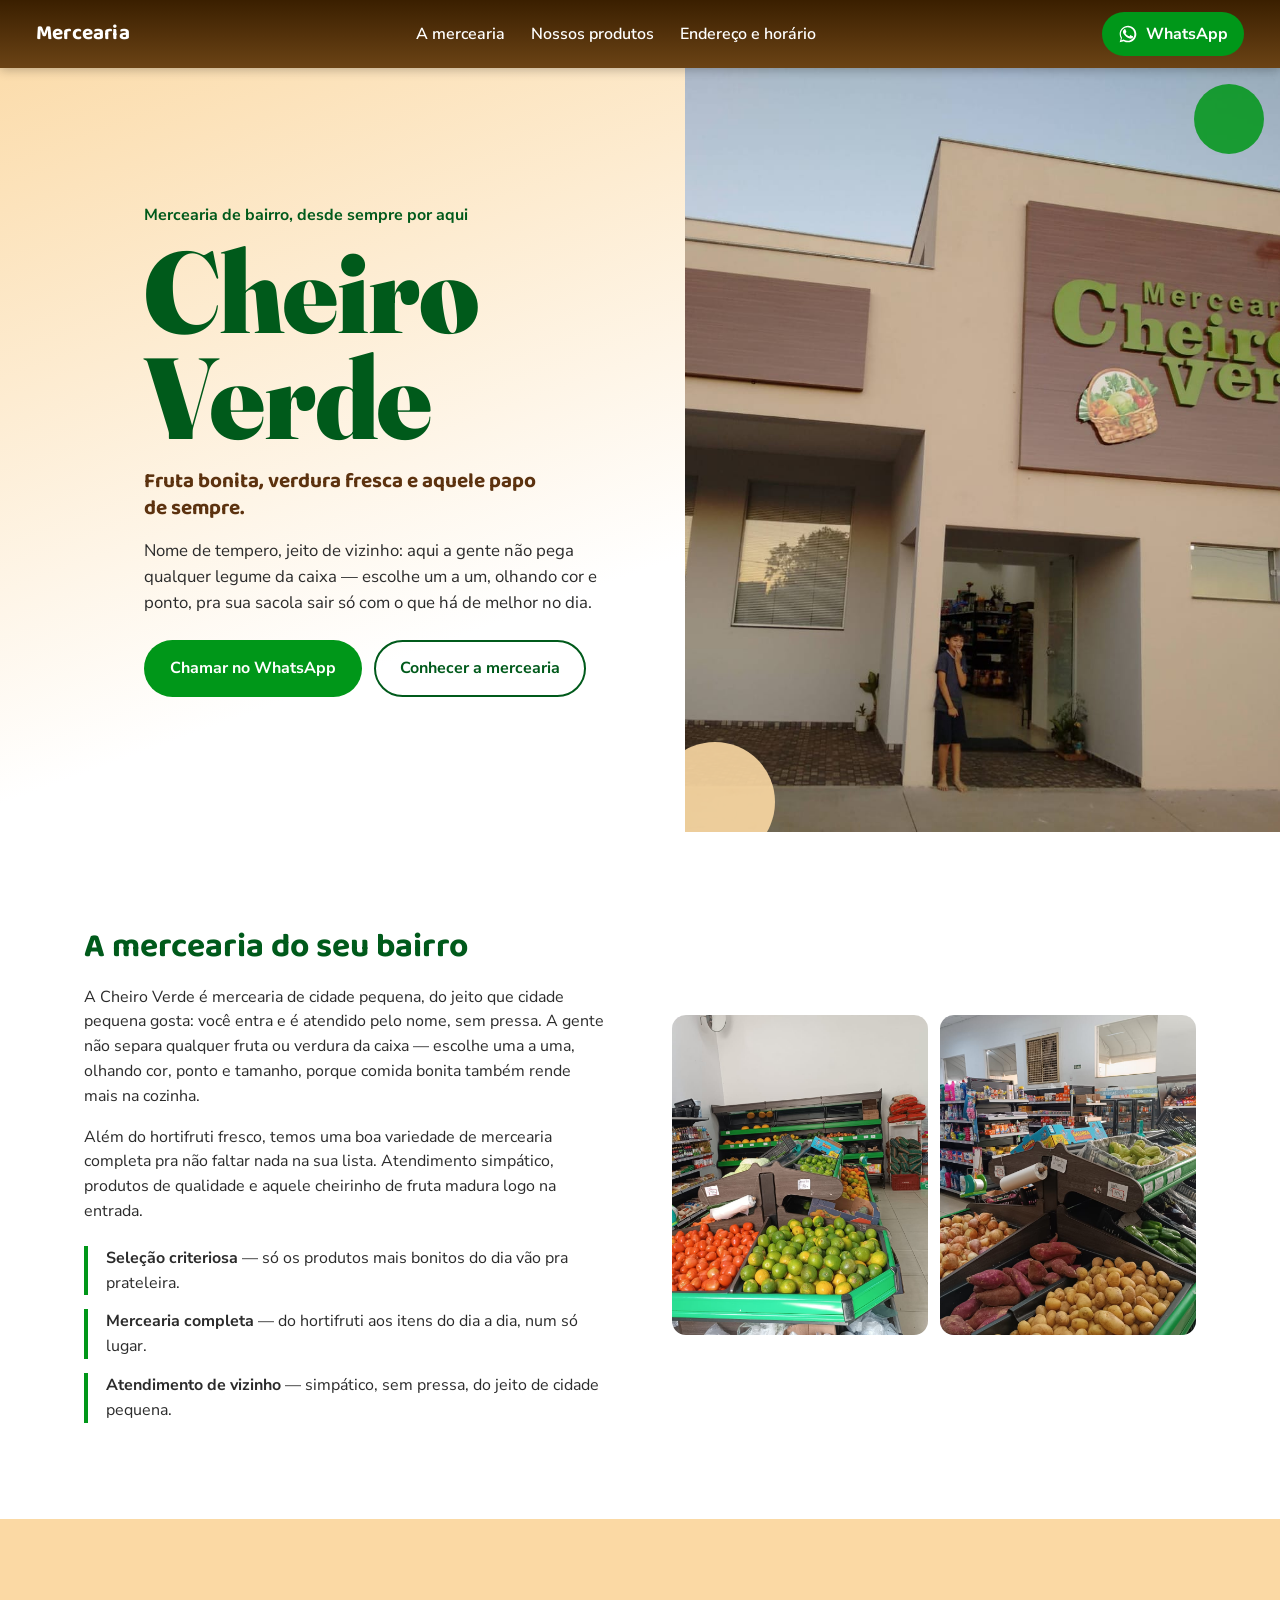
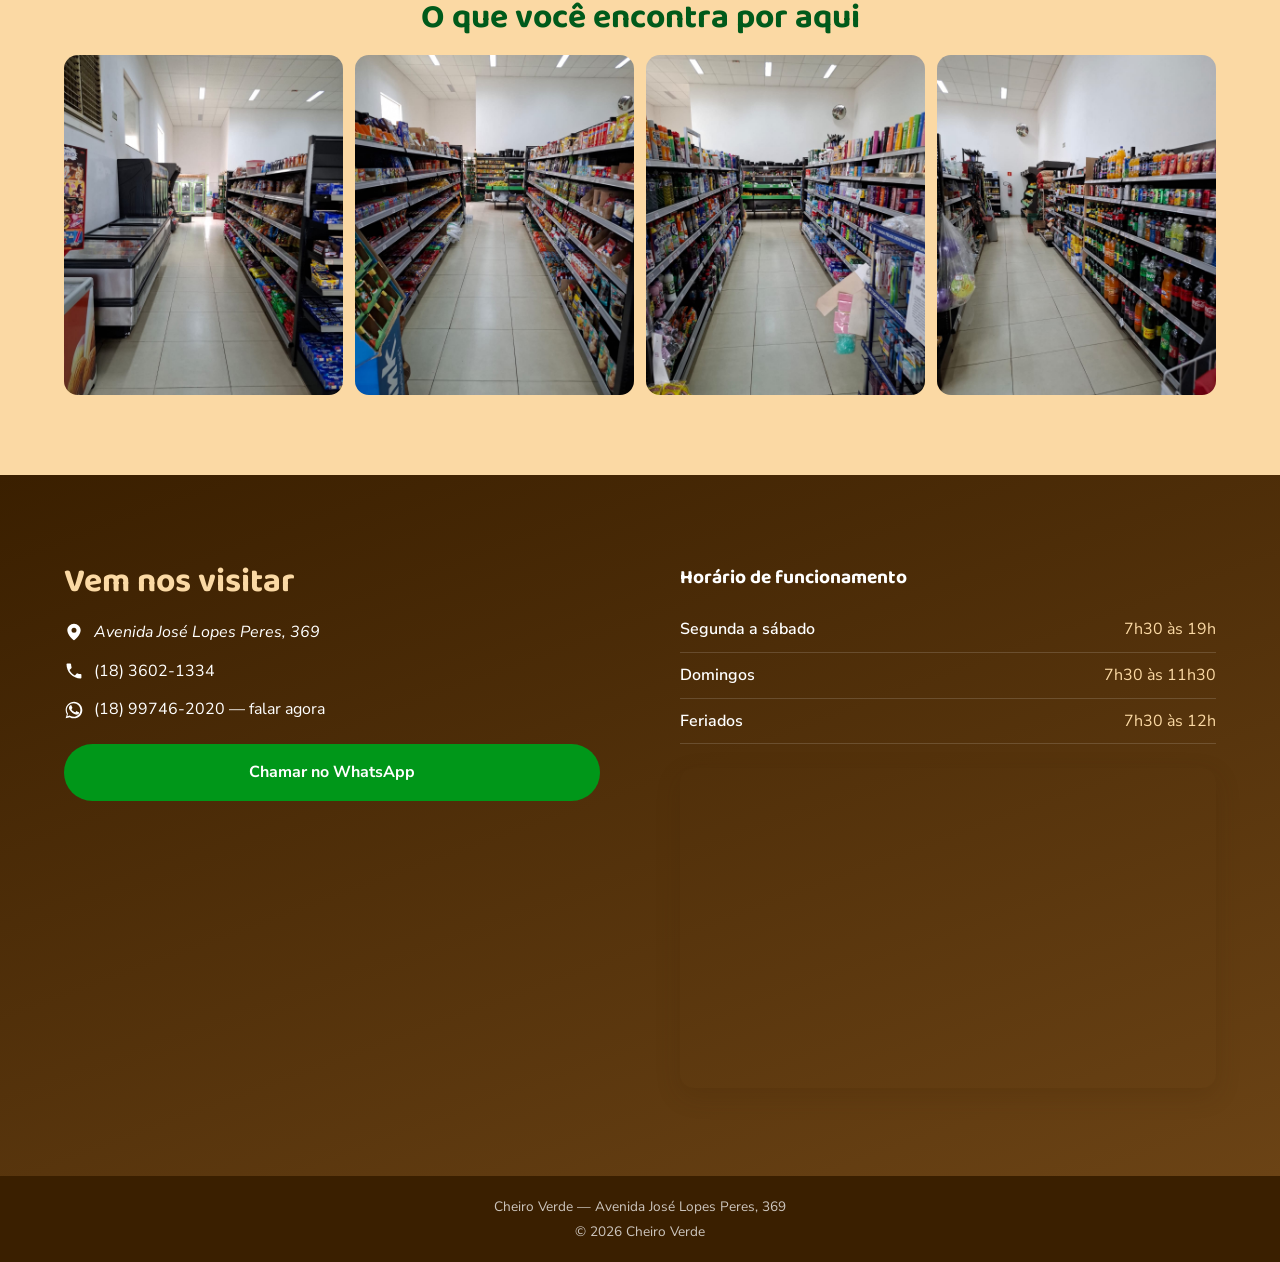
<file: index.html>
<!DOCTYPE html>
<html lang="pt-BR">
<head>
  <meta charset="UTF-8">
  <meta name="viewport" content="width=device-width, initial-scale=1.0">

  <title>Cheiro Verde | Mercearia em Avenida José Lopes Peres, 369</title>
  <meta name="description" content="Mercearia Cheiro Verde: frutas, verduras e legumes escolhidos um a um, mercearia completa e atendimento de vizinho. Aberta todos os dias na Avenida José Lopes Peres, 369.">

  <!-- Open Graph: como o link aparece quando compartilhado no WhatsApp/redes -->
  <!-- TROCAR: idealmente uma foto real da fachada ou do hortifruti, formato paisagem (1200x630) -->
  <meta property="og:title" content="Cheiro Verde — Mercearia">
  <meta property="og:description" content="Frutas e verduras escolhidas uma a uma, mercearia completa e atendimento de vizinho.">
  <meta property="og:image" content="https://images.unsplash.com/photo-1757627550652-30788bfce978?auto=format&fit=crop&w=1200&q=80">
  <meta property="og:type" content="website">

  <link rel="icon" type="image/svg+xml" href="favicon.svg">

  <!-- Fraunces: serifada clássica e robusta, usada só no nome "Cheiro Verde" -->
  <!-- Baloo 2: fonte redonda usada em títulos de seção e na frase de efeito -->
  <!-- Nunito Sans: texto corrido, legível e com o mesmo espírito acolhedor -->
  <link rel="preconnect" href="https://fonts.googleapis.com">
  <link rel="preconnect" href="https://fonts.gstatic.com" crossorigin>
  <link href="https://fonts.googleapis.com/css2?family=Fraunces:opsz,wght@9..144,600;9..144,700;9..144,900&family=Baloo+2:wght@500;600;700;800&family=Nunito+Sans:ital,opsz,wght@0,6..12,400;0,6..12,600;0,6..12,700;1,6..12,400&display=swap" rel="stylesheet">

  <link rel="stylesheet" href="style_oficial.css">
</head>
<body>

  <!--
    IMAGENS PROVISÓRIAS — 7 no total, todas marcadas com "TROCAR" no código:
    1. og:image (no <head>)         — capa ao compartilhar o link
    2. hero__figure                  — foto grande da direita, primeira coisa que aparece
    3 e 4. sobre__fotos (2 fotos)     — ao lado do texto "A mercearia do seu bairro"
    5, 6 e 7. galeria (3 fotos)       — seção "O que você encontra por aqui"
    Basta trocar o valor de src="..." pelo caminho da foto real (ex: "fotos/fachada.jpg")
    e ajustar o alt="..." pra descrever a foto nova.
  -->

  <!-- BARRA FIXA: nome + WhatsApp sempre visíveis, como pedido -->
  <header class="topbar" id="topbar">
    <div class="topbar__inner">
      <a href="#topo" class="topbar__brand">Mercearia</a>

      <nav class="topbar__nav" id="menu" data-open="false">
        <a href="#sobre" class="topbar__link">A mercearia</a>
        <a href="#fotos" class="topbar__link">Nossos produtos</a>
        <a href="#contato" class="topbar__link">Endereço e horário</a>
        <a
          class="topbar__whats topbar__whats--menu"
          href="https://wa.me/5518997462020?text=Ol%C3%A1%2C%20vi%20seu%20site%20e%20gostaria%20de%20falar"
          target="_blank"
          rel="noopener"
        >
          <svg viewBox="0 0 24 24" class="icon-whats" aria-hidden="true"><path d="M17.47 14.38c-.3-.15-1.77-.87-2.04-.97-.27-.1-.47-.15-.67.15-.2.3-.77.97-.94 1.17-.17.2-.35.22-.65.07-.3-.15-1.26-.46-2.4-1.48-.89-.79-1.48-1.76-1.66-2.06-.17-.3-.02-.46.13-.61.14-.14.3-.35.45-.52.15-.17.2-.3.3-.5.1-.2.05-.37-.02-.52-.07-.15-.67-1.6-.91-2.2-.24-.58-.49-.5-.67-.5-.17-.01-.37-.01-.57-.01s-.52.07-.8.37c-.27.3-1.04 1.02-1.04 2.47 0 1.46 1.06 2.87 1.21 3.07.15.2 2.09 3.2 5.08 4.48.71.31 1.26.49 1.69.63.71.22 1.35.19 1.86.12.57-.09 1.77-.72 2.02-1.42.25-.7.25-1.29.17-1.42-.07-.12-.27-.2-.57-.35z"/><path d="M12.02 2C6.5 2 2 6.48 2 12c0 1.85.51 3.65 1.47 5.22L2 22l4.9-1.44A9.96 9.96 0 0 0 12.02 22C17.55 22 22 17.52 22 12S17.55 2 12.02 2Zm0 18.13c-1.7 0-3.36-.46-4.8-1.32l-.34-.2-2.9.85.86-2.83-.22-.35a8.1 8.1 0 0 1-1.24-4.28c0-4.5 3.66-8.15 8.16-8.15 4.49 0 8.15 3.65 8.15 8.15 0 4.5-3.66 8.13-8.15 8.13Z"/></svg>
          <span>(18) 99746-2020</span>
        </a>
      </nav>

      <button class="topbar__toggle" id="menuToggle" aria-controls="menu" aria-expanded="false" aria-label="Abrir menu">
        <span></span><span></span><span></span>
      </button>

      <a
        class="topbar__whats topbar__whats--bar"
        href="https://wa.me/5518997462020?text=Ol%C3%A1%2C%20vi%20seu%20site%20e%20gostaria%20de%20falar"
        target="_blank"
        rel="noopener"
        aria-label="Chamar a Cheiro Verde no WhatsApp"
      >
        <svg viewBox="0 0 24 24" class="icon-whats" aria-hidden="true"><path d="M17.47 14.38c-.3-.15-1.77-.87-2.04-.97-.27-.1-.47-.15-.67.15-.2.3-.77.97-.94 1.17-.17.2-.35.22-.65.07-.3-.15-1.26-.46-2.4-1.48-.89-.79-1.48-1.76-1.66-2.06-.17-.3-.02-.46.13-.61.14-.14.3-.35.45-.52.15-.17.2-.3.3-.5.1-.2.05-.37-.02-.52-.07-.15-.67-1.6-.91-2.2-.24-.58-.49-.5-.67-.5-.17-.01-.37-.01-.57-.01s-.52.07-.8.37c-.27.3-1.04 1.02-1.04 2.47 0 1.46 1.06 2.87 1.21 3.07.15.2 2.09 3.2 5.08 4.48.71.31 1.26.49 1.69.63.71.22 1.35.19 1.86.12.57-.09 1.77-.72 2.02-1.42.25-.7.25-1.29.17-1.42-.07-.12-.27-.2-.57-.35z"/><path d="M12.02 2C6.5 2 2 6.48 2 12c0 1.85.51 3.65 1.47 5.22L2 22l4.9-1.44A9.96 9.96 0 0 0 12.02 22C17.55 22 22 17.52 22 12S17.55 2 12.02 2Zm0 18.13c-1.7 0-3.36-.46-4.8-1.32l-.34-.2-2.9.85.86-2.83-.22-.35a8.1 8.1 0 0 1-1.24-4.28c0-4.5 3.66-8.15 8.16-8.15 4.49 0 8.15 3.65 8.15 8.15 0 4.5-3.66 8.13-8.15 8.13Z"/></svg>
        <span>WhatsApp</span>
      </a>
    </div>
  </header>

  <main id="topo">

    <!-- HERO: logo grande à esquerda / foto de hortifruti à direita, conforme pedido -->
    <section class="hero">
      <div class="hero__text">
        <p class="hero__kicker">Mercearia de bairro, desde sempre por aqui</p>
        <h1 class="hero__brand">Cheiro<br>Verde</h1>
        <p class="hero__title">
          Fruta bonita, verdura fresca e aquele papo de sempre.
        </p>
        <p class="hero__lede">
          Nome de tempero, jeito de vizinho: aqui a gente não pega qualquer legume da caixa —
          escolhe um a um, olhando cor e ponto, pra sua sacola sair só com o que há de melhor no dia.
        </p>
        <div class="hero__actions">
          <a class="btn btn--primary" href="https://wa.me/5518997462020?text=Ol%C3%A1%2C%20vi%20seu%20site%20e%20gostaria%20de%20falar" target="_blank" rel="noopener">
            Chamar no WhatsApp
          </a>
          <a class="btn btn--ghost" href="#sobre">Conhecer a mercearia</a>
        </div>
      </div>

      <div class="hero__figure">
        <!-- TROCAR: foto real de hortifruti/vitrine da Cheiro Verde (formato retrato, ela ocupa toda a coluna direita) -->
        <img
          src="imagens-quitanda/fachada.jpeg"
          alt="fachada da Mercearia Cheiro Verde"
          class="hero__img"
          width="1200" height="1500"
        >
        <div class="hero__dot hero__dot--1" aria-hidden="true"></div>
        <div class="hero__dot hero__dot--2" aria-hidden="true"></div>
      </div>
    </section>

    <!-- SOBRE: texto à esquerda, fotos à direita -->
    <section class="sobre" id="sobre">
      <div class="sobre__text">
        <h2 class="section-title">A mercearia do seu bairro</h2>
        <p>
          A Cheiro Verde é mercearia de cidade pequena, do jeito que cidade pequena gosta:
          você entra e é atendido pelo nome, sem pressa. A gente não separa qualquer fruta ou
          verdura da caixa — escolhe uma a uma, olhando cor, ponto e tamanho, porque comida
          bonita também rende mais na cozinha.
        </p>
        <p>
          Além do hortifruti fresco, temos uma boa variedade de mercearia completa pra não
          faltar nada na sua lista. Atendimento simpático, produtos de qualidade e aquele
          cheirinho de fruta madura logo na entrada.
        </p>

        <ul class="sobre__lista">
          <li><strong>Seleção criteriosa</strong> — só os produtos mais bonitos do dia vão pra prateleira.</li>
          <li><strong>Mercearia completa</strong> — do hortifruti aos itens do dia a dia, num só lugar.</li>
          <li><strong>Atendimento de vizinho</strong> — simpático, sem pressa, do jeito de cidade pequena.</li>
        </ul>
      </div>

      <div class="sobre__fotos">
        <!-- TROCAR: foto real 1 — sugestão: balcão/prateleira da loja ou produtos selecionados -->
        <img
          src="imagens-quitanda/banca frente.jpeg"
          alt="Frente da banca"
          loading="lazy" width="800" height="1000"
        >
        <!-- TROCAR: foto real 2 — sugestão: fachada (a que você já tem) ou atendimento -->
        <img
          src="imagens-quitanda/banca trás.jpeg"
          alt="Parte de trás da banca"
          loading="lazy" width="800" height="1000"
        >
      </div>
    </section>

    <!-- MAIS FOTOS: galeria mais abaixo na página, como pedido -->
    <section class="galeria" id="fotos">
  <h2 class="section-title section-title--center">O que você encontra por aqui</h2>

  <div class="galeria__grid">

    <figure class="galeria__item">
      <img
        src="imagens-quitanda/prateleira1.jpeg"
        alt="Prateleira dos salgadinhos e refrigerantes"
        loading="lazy"
        width="1200"
        height="900"
      >
    </figure>

    <figure class="galeria__item">
      <img
        src="imagens-quitanda/prateleira2.jpeg"
        alt="Prateleira das bolachas, conservados, café, etc"
        loading="lazy"
        width="800"
        height="1000"
      >
    </figure>

    <figure class="galeria__item">
      <img
        src="imagens-quitanda/prateleira3.jpeg"
        alt="Prateleira dos produtos de casa"
        loading="lazy"
        width="800"
        height="1000"
      >
    </figure>

    <!-- NOVA FOTO -->
    <figure class="galeria__item">
      <img
        src="imagens-quitanda/prateleira4.jpeg"
        alt="Prateleira das bebidas e dos itens de casa"
        loading="lazy"
        width="800"
        height="1000"
      >
    </figure>

  </div>

</section>

    <!-- CONTATO: endereço, telefone, whatsapp, horário e mapa -->
    <section class="contato" id="contato">
      <div class="contato__inner">
        <div class="contato__coluna">
          <h2 class="section-title section-title--claro">Vem nos visitar</h2>

          <address class="contato__item">
            <svg viewBox="0 0 24 24" class="icon" aria-hidden="true"><path d="M12 2C7.6 2 4 5.6 4 10c0 5.4 7 12 8 12s8-6.6 8-12c0-4.4-3.6-8-8-8Zm0 11a3 3 0 1 1 0-6 3 3 0 0 1 0 6Z"/></svg>
            <span>Avenida José Lopes Peres, 369</span>
          </address>

          <a class="contato__item contato__item--link" href="tel:+551836021334">
            <svg viewBox="0 0 24 24" class="icon" aria-hidden="true"><path d="M6.6 10.8c1.4 2.8 3.7 5.1 6.5 6.5l2.2-2.2c.3-.3.7-.4 1-.2 1.1.4 2.4.6 3.6.6.6 0 1 .4 1 1V20c0 .6-.4 1-1 1C10.6 21 3 13.4 3 4c0-.6.4-1 1-1h3.5c.6 0 1 .4 1 1 0 1.3.2 2.5.6 3.6.1.4 0 .8-.3 1.1L6.6 10.8Z"/></svg>
            <span>(18) 3602-1334</span>
          </a>

          <a class="contato__item contato__item--link" href="https://wa.me/5518997462020?text=Ol%C3%A1%2C%20vi%20seu%20site%20e%20gostaria%20de%20falar" target="_blank" rel="noopener">
            <svg viewBox="0 0 24 24" class="icon" aria-hidden="true"><path d="M17.47 14.38c-.3-.15-1.77-.87-2.04-.97-.27-.1-.47-.15-.67.15-.2.3-.77.97-.94 1.17-.17.2-.35.22-.65.07-.3-.15-1.26-.46-2.4-1.48-.89-.79-1.48-1.76-1.66-2.06-.17-.3-.02-.46.13-.61.14-.14.3-.35.45-.52.15-.17.2-.3.3-.5.1-.2.05-.37-.02-.52-.07-.15-.67-1.6-.91-2.2-.24-.58-.49-.5-.67-.5-.17-.01-.37-.01-.57-.01s-.52.07-.8.37c-.27.3-1.04 1.02-1.04 2.47 0 1.46 1.06 2.87 1.21 3.07.15.2 2.09 3.2 5.08 4.48.71.31 1.26.49 1.69.63.71.22 1.35.19 1.86.12.57-.09 1.77-.72 2.02-1.42.25-.7.25-1.29.17-1.42-.07-.12-.27-.2-.57-.35z"/><path d="M12.02 2C6.5 2 2 6.48 2 12c0 1.85.51 3.65 1.47 5.22L2 22l4.9-1.44A9.96 9.96 0 0 0 12.02 22C17.55 22 22 17.52 22 12S17.55 2 12.02 2Zm0 18.13c-1.7 0-3.36-.46-4.8-1.32l-.34-.2-2.9.85.86-2.83-.22-.35a8.1 8.1 0 0 1-1.24-4.28c0-4.5 3.66-8.15 8.16-8.15 4.49 0 8.15 3.65 8.15 8.15 0 4.5-3.66 8.13-8.15 8.13Z"/></svg>
            <span>(18) 99746-2020 — falar agora</span>
          </a>

          <a class="btn btn--primary btn--grande" href="https://wa.me/5518997462020?text=Ol%C3%A1%2C%20vi%20seu%20site%20e%20gostaria%20de%20falar" target="_blank" rel="noopener">
            Chamar no WhatsApp
          </a>
        </div>

        <div class="contato__coluna">
          <h3 class="contato__subtitulo">Horário de funcionamento</h3>
          <dl class="horario">
            <div class="horario__linha">
              <dt>Segunda a sábado</dt>
              <dd>7h30 às 19h</dd>
            </div>
            <div class="horario__linha">
              <dt>Domingos</dt>
              <dd>7h30 às 11h30</dd>
            </div>
            <div class="horario__linha">
              <dt>Feriados</dt>
              <dd>7h30 às 12h</dd>
            </div>
          </dl>

          <div class="contato__mapa">
            <iframe
              title="Mapa até a Mercearia Cheiro Verde"
              src="https://www.google.com/maps?q=Avenida+Jos%C3%A9+Lopes+Peres+369&output=embed"
              loading="lazy"
              referrerpolicy="no-referrer-when-downgrade"
            ></iframe>
          </div>
        </div>
      </div>
    </section>
  </main>

  <footer class="rodape">
    <p>Cheiro Verde — Avenida José Lopes Peres, 369</p>
    <p class="rodape__ano"></p>
  </footer>

  <script src="script.js"></script>
</body>
</html>
</file>
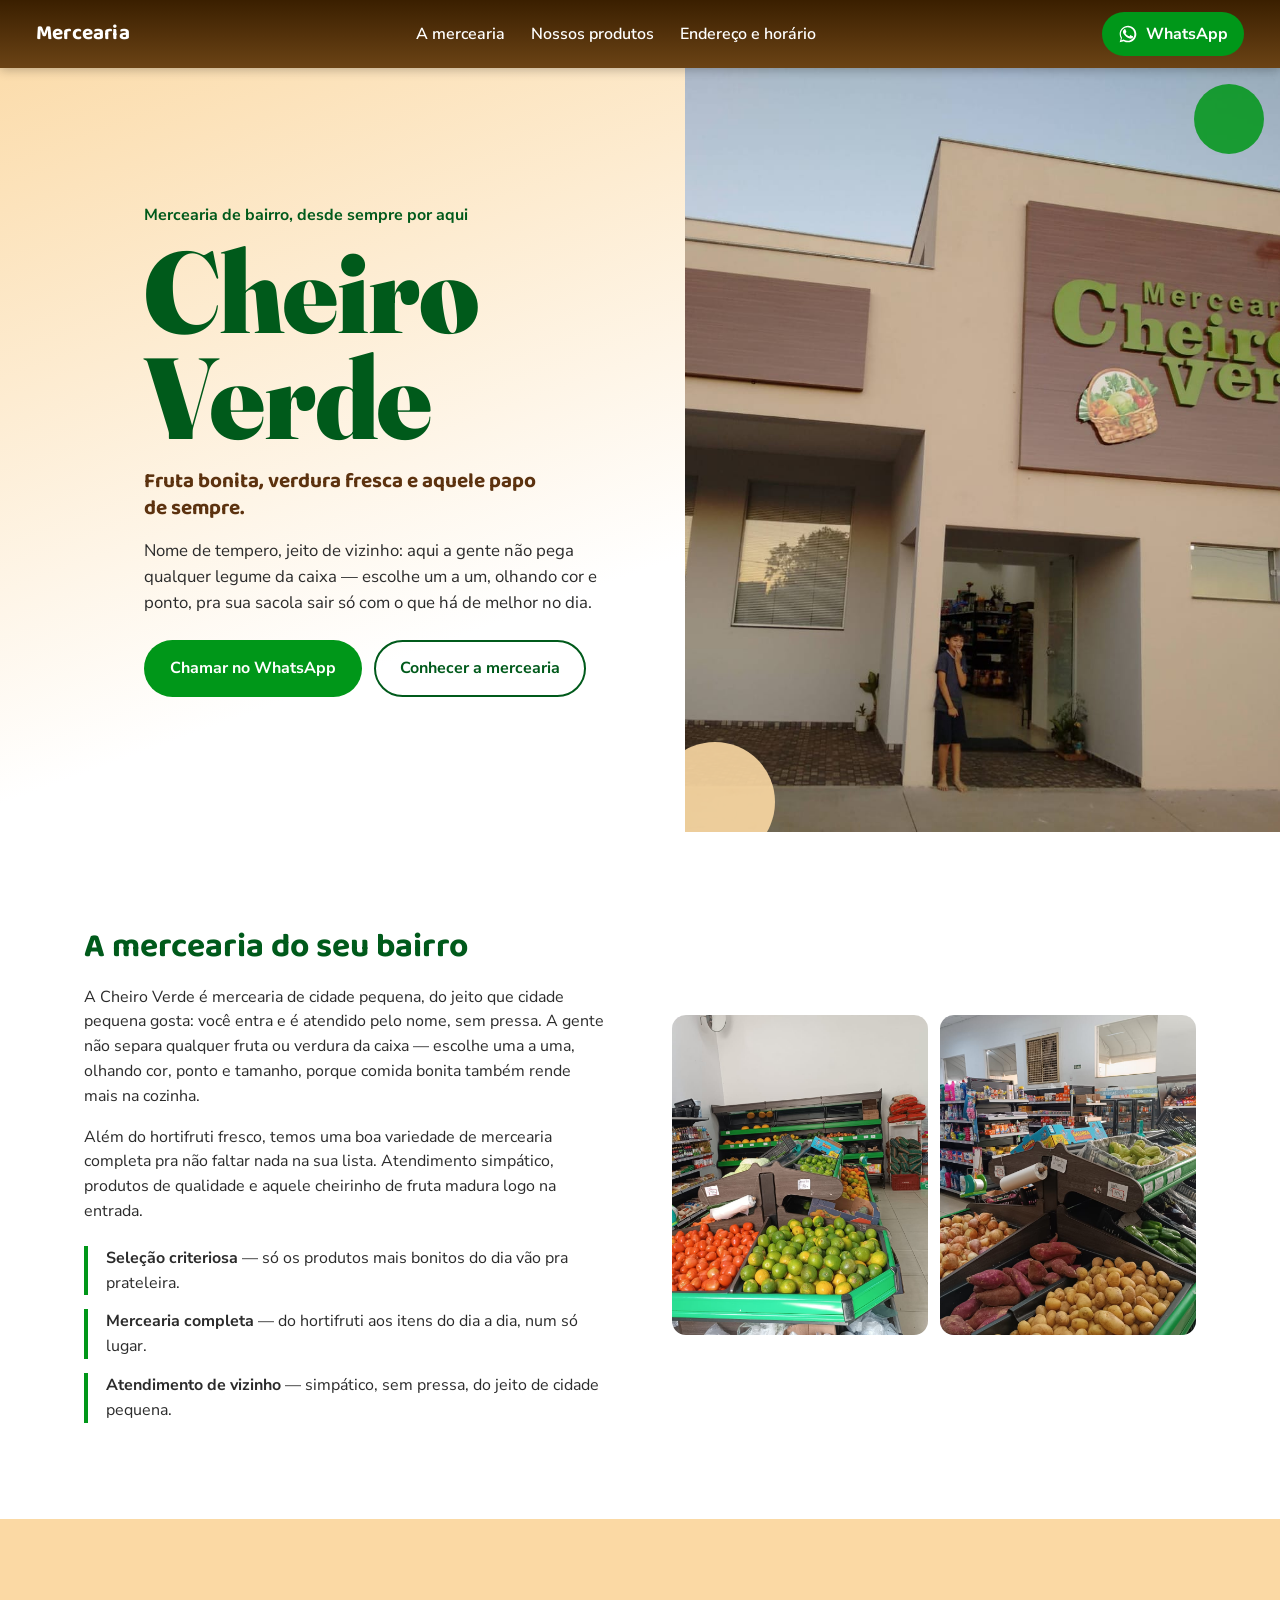
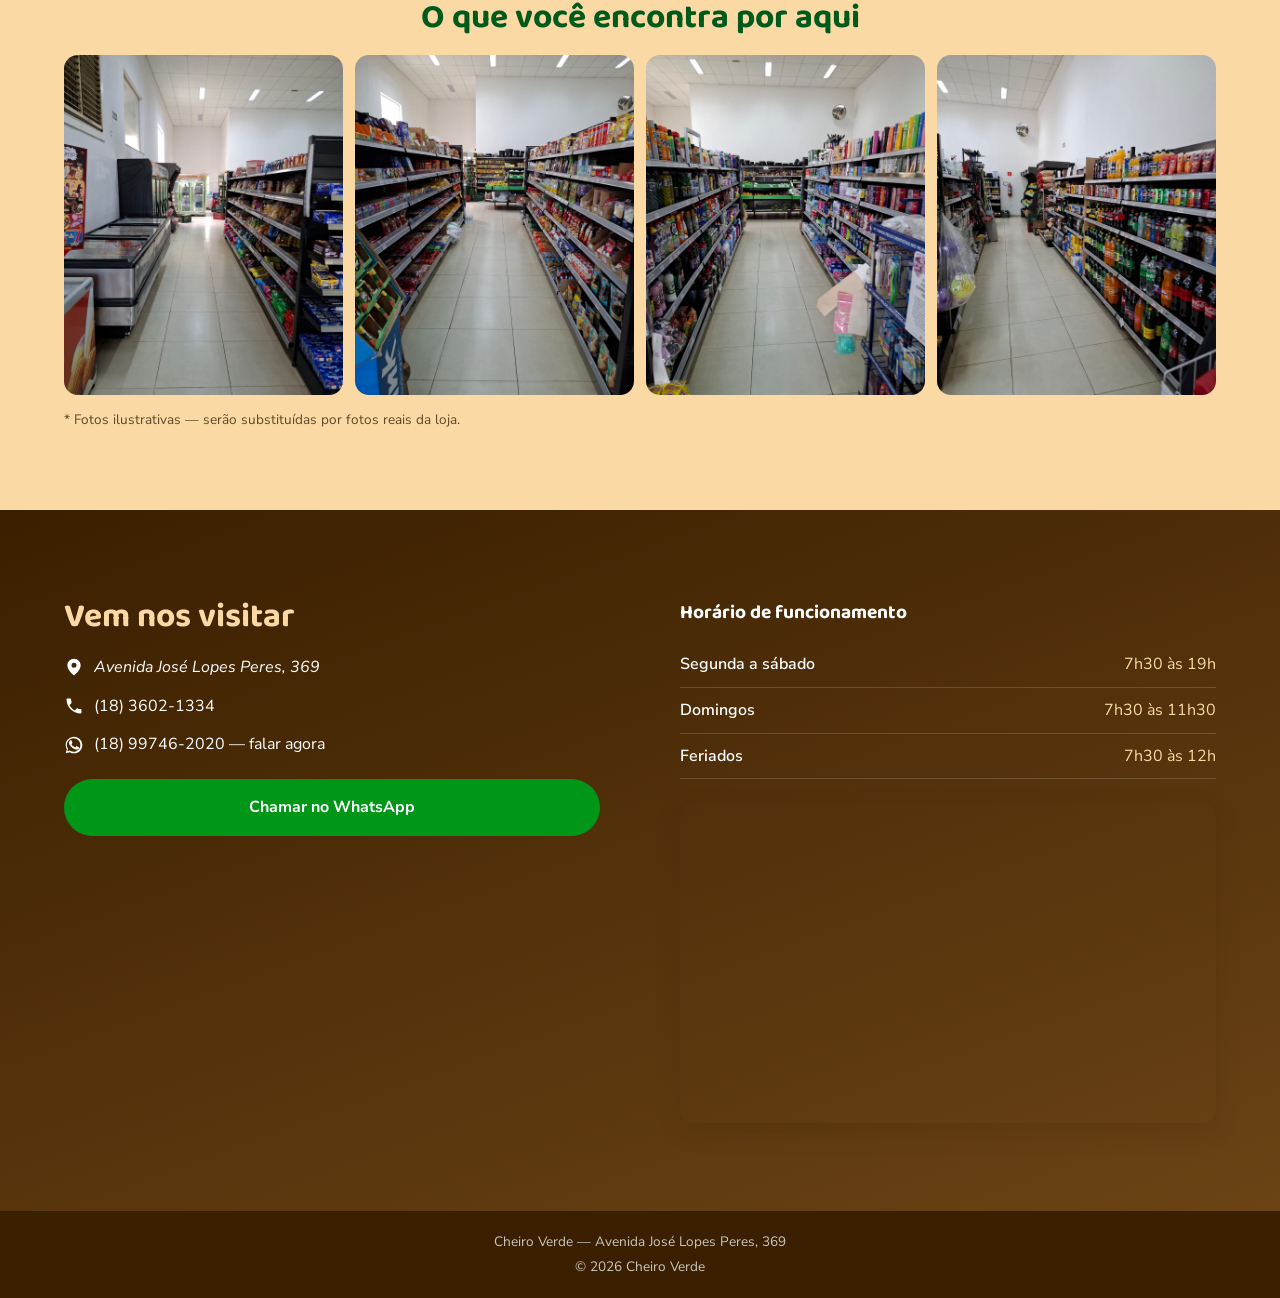
<file: index .html>
<!DOCTYPE html>
<html lang="pt-BR">
<head>
  <meta charset="UTF-8">
  <meta name="viewport" content="width=device-width, initial-scale=1.0">

  <title>Cheiro Verde | Mercearia em Avenida José Lopes Peres, 369</title>
  <meta name="description" content="Mercearia Cheiro Verde: frutas, verduras e legumes escolhidos um a um, mercearia completa e atendimento de vizinho. Aberta todos os dias na Avenida José Lopes Peres, 369.">

  <!-- Open Graph: como o link aparece quando compartilhado no WhatsApp/redes -->
  <!-- TROCAR: idealmente uma foto real da fachada ou do hortifruti, formato paisagem (1200x630) -->
  <meta property="og:title" content="Cheiro Verde — Mercearia">
  <meta property="og:description" content="Frutas e verduras escolhidas uma a uma, mercearia completa e atendimento de vizinho.">
  <meta property="og:image" content="https://images.unsplash.com/photo-1757627550652-30788bfce978?auto=format&fit=crop&w=1200&q=80">
  <meta property="og:type" content="website">

  <link rel="icon" type="image/svg+xml" href="favicon.svg">

  <!-- Fraunces: serifada clássica e robusta, usada só no nome "Cheiro Verde" -->
  <!-- Baloo 2: fonte redonda usada em títulos de seção e na frase de efeito -->
  <!-- Nunito Sans: texto corrido, legível e com o mesmo espírito acolhedor -->
  <link rel="preconnect" href="https://fonts.googleapis.com">
  <link rel="preconnect" href="https://fonts.gstatic.com" crossorigin>
  <link href="https://fonts.googleapis.com/css2?family=Fraunces:opsz,wght@9..144,600;9..144,700;9..144,900&family=Baloo+2:wght@500;600;700;800&family=Nunito+Sans:ital,opsz,wght@0,6..12,400;0,6..12,600;0,6..12,700;1,6..12,400&display=swap" rel="stylesheet">

  <link rel="stylesheet" href="style_oficial.css">
</head>
<body>

  <!--
    IMAGENS PROVISÓRIAS — 7 no total, todas marcadas com "TROCAR" no código:
    1. og:image (no <head>)         — capa ao compartilhar o link
    2. hero__figure                  — foto grande da direita, primeira coisa que aparece
    3 e 4. sobre__fotos (2 fotos)     — ao lado do texto "A mercearia do seu bairro"
    5, 6 e 7. galeria (3 fotos)       — seção "O que você encontra por aqui"
    Basta trocar o valor de src="..." pelo caminho da foto real (ex: "fotos/fachada.jpg")
    e ajustar o alt="..." pra descrever a foto nova.
  -->

  <!-- BARRA FIXA: nome + WhatsApp sempre visíveis, como pedido -->
  <header class="topbar" id="topbar">
    <div class="topbar__inner">
      <a href="#topo" class="topbar__brand">Mercearia</a>

      <nav class="topbar__nav" id="menu" data-open="false">
        <a href="#sobre" class="topbar__link">A mercearia</a>
        <a href="#fotos" class="topbar__link">Nossos produtos</a>
        <a href="#contato" class="topbar__link">Endereço e horário</a>
        <a
          class="topbar__whats topbar__whats--menu"
          href="https://wa.me/5518997462020?text=Ol%C3%A1%2C%20vi%20seu%20site%20e%20gostaria%20de%20falar"
          target="_blank"
          rel="noopener"
        >
          <svg viewBox="0 0 24 24" class="icon-whats" aria-hidden="true"><path d="M17.47 14.38c-.3-.15-1.77-.87-2.04-.97-.27-.1-.47-.15-.67.15-.2.3-.77.97-.94 1.17-.17.2-.35.22-.65.07-.3-.15-1.26-.46-2.4-1.48-.89-.79-1.48-1.76-1.66-2.06-.17-.3-.02-.46.13-.61.14-.14.3-.35.45-.52.15-.17.2-.3.3-.5.1-.2.05-.37-.02-.52-.07-.15-.67-1.6-.91-2.2-.24-.58-.49-.5-.67-.5-.17-.01-.37-.01-.57-.01s-.52.07-.8.37c-.27.3-1.04 1.02-1.04 2.47 0 1.46 1.06 2.87 1.21 3.07.15.2 2.09 3.2 5.08 4.48.71.31 1.26.49 1.69.63.71.22 1.35.19 1.86.12.57-.09 1.77-.72 2.02-1.42.25-.7.25-1.29.17-1.42-.07-.12-.27-.2-.57-.35z"/><path d="M12.02 2C6.5 2 2 6.48 2 12c0 1.85.51 3.65 1.47 5.22L2 22l4.9-1.44A9.96 9.96 0 0 0 12.02 22C17.55 22 22 17.52 22 12S17.55 2 12.02 2Zm0 18.13c-1.7 0-3.36-.46-4.8-1.32l-.34-.2-2.9.85.86-2.83-.22-.35a8.1 8.1 0 0 1-1.24-4.28c0-4.5 3.66-8.15 8.16-8.15 4.49 0 8.15 3.65 8.15 8.15 0 4.5-3.66 8.13-8.15 8.13Z"/></svg>
          <span>(18) 99746-2020</span>
        </a>
      </nav>

      <button class="topbar__toggle" id="menuToggle" aria-controls="menu" aria-expanded="false" aria-label="Abrir menu">
        <span></span><span></span><span></span>
      </button>

      <a
        class="topbar__whats topbar__whats--bar"
        href="https://wa.me/5518997462020?text=Ol%C3%A1%2C%20vi%20seu%20site%20e%20gostaria%20de%20falar"
        target="_blank"
        rel="noopener"
        aria-label="Chamar a Cheiro Verde no WhatsApp"
      >
        <svg viewBox="0 0 24 24" class="icon-whats" aria-hidden="true"><path d="M17.47 14.38c-.3-.15-1.77-.87-2.04-.97-.27-.1-.47-.15-.67.15-.2.3-.77.97-.94 1.17-.17.2-.35.22-.65.07-.3-.15-1.26-.46-2.4-1.48-.89-.79-1.48-1.76-1.66-2.06-.17-.3-.02-.46.13-.61.14-.14.3-.35.45-.52.15-.17.2-.3.3-.5.1-.2.05-.37-.02-.52-.07-.15-.67-1.6-.91-2.2-.24-.58-.49-.5-.67-.5-.17-.01-.37-.01-.57-.01s-.52.07-.8.37c-.27.3-1.04 1.02-1.04 2.47 0 1.46 1.06 2.87 1.21 3.07.15.2 2.09 3.2 5.08 4.48.71.31 1.26.49 1.69.63.71.22 1.35.19 1.86.12.57-.09 1.77-.72 2.02-1.42.25-.7.25-1.29.17-1.42-.07-.12-.27-.2-.57-.35z"/><path d="M12.02 2C6.5 2 2 6.48 2 12c0 1.85.51 3.65 1.47 5.22L2 22l4.9-1.44A9.96 9.96 0 0 0 12.02 22C17.55 22 22 17.52 22 12S17.55 2 12.02 2Zm0 18.13c-1.7 0-3.36-.46-4.8-1.32l-.34-.2-2.9.85.86-2.83-.22-.35a8.1 8.1 0 0 1-1.24-4.28c0-4.5 3.66-8.15 8.16-8.15 4.49 0 8.15 3.65 8.15 8.15 0 4.5-3.66 8.13-8.15 8.13Z"/></svg>
        <span>WhatsApp</span>
      </a>
    </div>
  </header>

  <main id="topo">

    <!-- HERO: logo grande à esquerda / foto de hortifruti à direita, conforme pedido -->
    <section class="hero">
      <div class="hero__text">
        <p class="hero__kicker">Mercearia de bairro, desde sempre por aqui</p>
        <h1 class="hero__brand">Cheiro<br>Verde</h1>
        <p class="hero__title">
          Fruta bonita, verdura fresca e aquele papo de sempre.
        </p>
        <p class="hero__lede">
          Nome de tempero, jeito de vizinho: aqui a gente não pega qualquer legume da caixa —
          escolhe um a um, olhando cor e ponto, pra sua sacola sair só com o que há de melhor no dia.
        </p>
        <div class="hero__actions">
          <a class="btn btn--primary" href="https://wa.me/5518997462020?text=Ol%C3%A1%2C%20vi%20seu%20site%20e%20gostaria%20de%20falar" target="_blank" rel="noopener">
            Chamar no WhatsApp
          </a>
          <a class="btn btn--ghost" href="#sobre">Conhecer a mercearia</a>
        </div>
      </div>

      <div class="hero__figure">
        <!-- TROCAR: foto real de hortifruti/vitrine da Cheiro Verde (formato retrato, ela ocupa toda a coluna direita) -->
        <img
          src="imagens-quitanda/fachada.jpeg"
          alt="fachada da Mercearia Cheiro Verde"
          class="hero__img"
          width="1200" height="1500"
        >
        <div class="hero__dot hero__dot--1" aria-hidden="true"></div>
        <div class="hero__dot hero__dot--2" aria-hidden="true"></div>
      </div>
    </section>

    <!-- SOBRE: texto à esquerda, fotos à direita -->
    <section class="sobre" id="sobre">
      <div class="sobre__text">
        <h2 class="section-title">A mercearia do seu bairro</h2>
        <p>
          A Cheiro Verde é mercearia de cidade pequena, do jeito que cidade pequena gosta:
          você entra e é atendido pelo nome, sem pressa. A gente não separa qualquer fruta ou
          verdura da caixa — escolhe uma a uma, olhando cor, ponto e tamanho, porque comida
          bonita também rende mais na cozinha.
        </p>
        <p>
          Além do hortifruti fresco, temos uma boa variedade de mercearia completa pra não
          faltar nada na sua lista. Atendimento simpático, produtos de qualidade e aquele
          cheirinho de fruta madura logo na entrada.
        </p>

        <ul class="sobre__lista">
          <li><strong>Seleção criteriosa</strong> — só os produtos mais bonitos do dia vão pra prateleira.</li>
          <li><strong>Mercearia completa</strong> — do hortifruti aos itens do dia a dia, num só lugar.</li>
          <li><strong>Atendimento de vizinho</strong> — simpático, sem pressa, do jeito de cidade pequena.</li>
        </ul>
      </div>

      <div class="sobre__fotos">
        <!-- TROCAR: foto real 1 — sugestão: balcão/prateleira da loja ou produtos selecionados -->
        <img
          src="imagens-quitanda/banca frente.jpeg"
          alt="Frente da banca"
          loading="lazy" width="800" height="1000"
        >
        <!-- TROCAR: foto real 2 — sugestão: fachada (a que você já tem) ou atendimento -->
        <img
          src="imagens-quitanda/banca trás.jpeg"
          alt="Parte de trás da banca"
          loading="lazy" width="800" height="1000"
        >
      </div>
    </section>

    <!-- MAIS FOTOS: galeria mais abaixo na página, como pedido -->
    <section class="galeria" id="fotos">
  <h2 class="section-title section-title--center">O que você encontra por aqui</h2>

  <div class="galeria__grid">

    <figure class="galeria__item">
      <img
        src="imagens-quitanda/prateleira1.jpeg"
        alt="Prateleira dos salgadinhos e refrigerantes"
        loading="lazy"
        width="1200"
        height="900"
      >
    </figure>

    <figure class="galeria__item">
      <img
        src="imagens-quitanda/prateleira2.jpeg"
        alt="Prateleira das bolachas, conservados, café, etc"
        loading="lazy"
        width="800"
        height="1000"
      >
    </figure>

    <figure class="galeria__item">
      <img
        src="imagens-quitanda/prateleira3.jpeg"
        alt="Prateleira dos produtos de casa"
        loading="lazy"
        width="800"
        height="1000"
      >
    </figure>

    <!-- NOVA FOTO -->
    <figure class="galeria__item">
      <img
        src="imagens-quitanda/prateleira4.jpeg"
        alt="Prateleira das bebidas e dos itens de casa"
        loading="lazy"
        width="800"
        height="1000"
      >
    </figure>

  </div>

  <p class="galeria__nota">* Fotos ilustrativas — serão substituídas por fotos reais da loja.</p>
</section>

    <!-- CONTATO: endereço, telefone, whatsapp, horário e mapa -->
    <section class="contato" id="contato">
      <div class="contato__inner">
        <div class="contato__coluna">
          <h2 class="section-title section-title--claro">Vem nos visitar</h2>

          <address class="contato__item">
            <svg viewBox="0 0 24 24" class="icon" aria-hidden="true"><path d="M12 2C7.6 2 4 5.6 4 10c0 5.4 7 12 8 12s8-6.6 8-12c0-4.4-3.6-8-8-8Zm0 11a3 3 0 1 1 0-6 3 3 0 0 1 0 6Z"/></svg>
            <span>Avenida José Lopes Peres, 369</span>
          </address>

          <a class="contato__item contato__item--link" href="tel:+551836021334">
            <svg viewBox="0 0 24 24" class="icon" aria-hidden="true"><path d="M6.6 10.8c1.4 2.8 3.7 5.1 6.5 6.5l2.2-2.2c.3-.3.7-.4 1-.2 1.1.4 2.4.6 3.6.6.6 0 1 .4 1 1V20c0 .6-.4 1-1 1C10.6 21 3 13.4 3 4c0-.6.4-1 1-1h3.5c.6 0 1 .4 1 1 0 1.3.2 2.5.6 3.6.1.4 0 .8-.3 1.1L6.6 10.8Z"/></svg>
            <span>(18) 3602-1334</span>
          </a>

          <a class="contato__item contato__item--link" href="https://wa.me/5518997462020?text=Ol%C3%A1%2C%20vi%20seu%20site%20e%20gostaria%20de%20falar" target="_blank" rel="noopener">
            <svg viewBox="0 0 24 24" class="icon" aria-hidden="true"><path d="M17.47 14.38c-.3-.15-1.77-.87-2.04-.97-.27-.1-.47-.15-.67.15-.2.3-.77.97-.94 1.17-.17.2-.35.22-.65.07-.3-.15-1.26-.46-2.4-1.48-.89-.79-1.48-1.76-1.66-2.06-.17-.3-.02-.46.13-.61.14-.14.3-.35.45-.52.15-.17.2-.3.3-.5.1-.2.05-.37-.02-.52-.07-.15-.67-1.6-.91-2.2-.24-.58-.49-.5-.67-.5-.17-.01-.37-.01-.57-.01s-.52.07-.8.37c-.27.3-1.04 1.02-1.04 2.47 0 1.46 1.06 2.87 1.21 3.07.15.2 2.09 3.2 5.08 4.48.71.31 1.26.49 1.69.63.71.22 1.35.19 1.86.12.57-.09 1.77-.72 2.02-1.42.25-.7.25-1.29.17-1.42-.07-.12-.27-.2-.57-.35z"/><path d="M12.02 2C6.5 2 2 6.48 2 12c0 1.85.51 3.65 1.47 5.22L2 22l4.9-1.44A9.96 9.96 0 0 0 12.02 22C17.55 22 22 17.52 22 12S17.55 2 12.02 2Zm0 18.13c-1.7 0-3.36-.46-4.8-1.32l-.34-.2-2.9.85.86-2.83-.22-.35a8.1 8.1 0 0 1-1.24-4.28c0-4.5 3.66-8.15 8.16-8.15 4.49 0 8.15 3.65 8.15 8.15 0 4.5-3.66 8.13-8.15 8.13Z"/></svg>
            <span>(18) 99746-2020 — falar agora</span>
          </a>

          <a class="btn btn--primary btn--grande" href="https://wa.me/5518997462020?text=Ol%C3%A1%2C%20vi%20seu%20site%20e%20gostaria%20de%20falar" target="_blank" rel="noopener">
            Chamar no WhatsApp
          </a>
        </div>

        <div class="contato__coluna">
          <h3 class="contato__subtitulo">Horário de funcionamento</h3>
          <dl class="horario">
            <div class="horario__linha">
              <dt>Segunda a sábado</dt>
              <dd>7h30 às 19h</dd>
            </div>
            <div class="horario__linha">
              <dt>Domingos</dt>
              <dd>7h30 às 11h30</dd>
            </div>
            <div class="horario__linha">
              <dt>Feriados</dt>
              <dd>7h30 às 12h</dd>
            </div>
          </dl>

          <div class="contato__mapa">
            <iframe
              title="Mapa até a Mercearia Cheiro Verde"
              src="https://www.google.com/maps?q=Avenida+Jos%C3%A9+Lopes+Peres+369&output=embed"
              loading="lazy"
              referrerpolicy="no-referrer-when-downgrade"
            ></iframe>
          </div>
        </div>
      </div>
    </section>
  </main>

  <footer class="rodape">
    <p>Cheiro Verde — Avenida José Lopes Peres, 369</p>
    <p class="rodape__ano"></p>
  </footer>

  <script src="script.js"></script>
</body>
</html>
</file>
<file: style_oficial.css>
/* ============================================================
   CHEIRO VERDE — estilos
   Paleta herdada do site original do estabelecimento.
   Mobile-first: as regras base valem para telas pequenas,
   e os @media (min-width) vão "ligando" o layout de telas maiores.
   ============================================================ */

* {
  margin: 0;
  padding: 0;
  box-sizing: border-box;
}

:root {
  /* --- Paleta original do site (mesmos valores fornecidos) --- */
  --verde-principal: #005a1b;
  --verde-complementar: #009719;
  --verde-alternativo: #12680e;
  --preto-texto: #000000;
  --creme-fundo: hsla(36, 96%, 68%, 0.658);
  --fundo: #694112d7;
  --fundo-escuro: #3d2100ee;
  --branco: #ffffff;
  --marrom-complementar: #5c320f;
  --botoes: #999898;
  --botoes-claro: #bebdbd;

  /* Versões sólidas das cores com transparência acima, para uso em
     fundos opacos (texto sobre elas, por exemplo) — mesmos tons,
     só calculados sem o alpha para manter contraste de leitura. */
  --creme-solido: #fbd9a4;
  --fundo-solido: #6b4315;
  --fundo-escuro-solido: #3a1f00;

  /* Tipografia */
  --fonte-marca: "Fraunces", Georgia, serif;
  --fonte-display: "Baloo 2", system-ui, sans-serif;
  --fonte-texto: "Nunito Sans", system-ui, sans-serif;

  /* Medidas reaproveitadas em várias regras */
  --altura-topbar: 68px;
  --raio: 14px;
  --sombra-suave: 0 8px 24px rgba(61, 33, 0, 0.18);
}

html {
  scroll-behavior: smooth;
  scroll-padding-top: calc(var(--altura-topbar) + 12px);
}

@media (prefers-reduced-motion: reduce) {
  html { scroll-behavior: auto; }
  *, *::before, *::after { animation-duration: 0.01ms !important; transition-duration: 0.01ms !important; }
}

body {
  font-family: var(--fonte-texto);
  color: var(--preto-texto);
  background-color: var(--branco);
  line-height: 1.55;
  -webkit-font-smoothing: antialiased;
}

img {
  max-width: 100%;
  display: block;
}

a {
  color: inherit;
}

/* Foco visível para navegação por teclado (acessibilidade) */
a:focus-visible,
button:focus-visible {
  outline: 3px solid var(--verde-complementar);
  outline-offset: 3px;
}

.icon,
.icon-whats {
  width: 20px;
  height: 20px;
  fill: currentColor;
  flex-shrink: 0;
}

/* ============================================================
   BARRA FIXA DO TOPO
   Fica sempre visível, com o botão de WhatsApp sempre acessível,
   conforme pedido no briefing.
   ============================================================ */

.topbar {
  position: fixed;
  inset: 0 0 auto 0;
  height: var(--altura-topbar);
  z-index: 100;
  background: linear-gradient(to bottom, var(--fundo-escuro-solido), var(--fundo-solido));
  box-shadow: 0 2px 10px rgba(0, 0, 0, 0.25);
}

.topbar__inner {
  height: 100%;
  max-width: 1240px;
  margin: 0 auto;
  padding: 0 16px;
  display: flex;
  align-items: center;
  justify-content: space-between;
  gap: 12px;
}

.topbar__brand {
  font-family: var(--fonte-display);
  font-weight: 700;
  font-size: 1.3rem;
  color: var(--branco);
  text-decoration: none;
  letter-spacing: 0.2px;
  white-space: nowrap;
}

/* Menu de navegação: escondido em telas pequenas, vira painel deslizante */
.topbar__nav {
  position: fixed;
  top: var(--altura-topbar);
  left: 0;
  right: 0;
  background: var(--fundo-escuro-solido);
  display: flex;
  flex-direction: column;
  padding: 12px 20px 24px;
  gap: 4px;
  transform: translateY(-8px);
  opacity: 0;
  pointer-events: none;
  transition: opacity 0.2s ease, transform 0.2s ease;
}

.topbar__nav[data-open="true"] {
  opacity: 1;
  transform: translateY(0);
  pointer-events: auto;
}

.topbar__link {
  color: var(--branco);
  text-decoration: none;
  font-weight: 600;
  padding: 12px 4px;
  border-bottom: 1px solid rgba(255, 255, 255, 0.12);
}

/* Botão de WhatsApp dentro do menu mobile (some no desktop) */
.topbar__whats--menu {
  margin-top: 10px;
}

.topbar__whats {
  display: inline-flex;
  align-items: center;
  gap: 8px;
  background: var(--verde-complementar);
  color: var(--branco);
  text-decoration: none;
  font-weight: 700;
  padding: 10px 16px;
  border-radius: 999px;
  white-space: nowrap;
  transition: background-color 0.15s ease;
}

.topbar__whats:hover,
.topbar__whats:focus-visible {
  background: var(--verde-alternativo);
}

/* Botão "sanduíche" que abre/fecha o menu no mobile */
.topbar__toggle {
  display: flex;
  flex-direction: column;
  justify-content: center;
  gap: 5px;
  width: 34px;
  height: 34px;
  background: none;
  border: none;
  cursor: pointer;
  padding: 0;
}

.topbar__toggle span {
  display: block;
  height: 2px;
  background: var(--branco);
  border-radius: 2px;
  transition: transform 0.2s ease, opacity 0.2s ease;
}

.topbar__toggle[aria-expanded="true"] span:nth-child(1) {
  transform: translateY(7px) rotate(45deg);
}
.topbar__toggle[aria-expanded="true"] span:nth-child(2) {
  opacity: 0;
}
.topbar__toggle[aria-expanded="true"] span:nth-child(3) {
  transform: translateY(-7px) rotate(-45deg);
}

/* ============================================================
   HERO
   Mobile: empilhado (texto, depois imagem).
   Desktop (ver media query lá embaixo): logo/texto grande à
   esquerda, foto de hortifruti sangrando na direita.
   ============================================================ */

.hero {
  padding-top: calc(var(--altura-topbar) + 28px);
  background: linear-gradient(160deg, var(--creme-solido) 0%, var(--branco) 62%);
}

.hero__text {
  padding: 8px 20px 32px;
  max-width: 620px;
  margin: 0 auto;
}

.hero__kicker {
  font-weight: 700;
  color: var(--verde-principal);
  margin-bottom: 10px;
}

/* Nome da marca: protagonista visual do hero. Fonte serifada robusta,
   nada de arredondado — contraste proposital com a fonte macia usada
   na frase de efeito logo abaixo. */
.hero__brand {
  font-family: var(--fonte-marca);
  font-weight: 900;
  font-size: clamp(5rem, 25vw, 8rem);
  line-height: 0.92;
  color: var(--verde-principal);
  letter-spacing: -0.01em;
  margin-bottom: 18px;
}

.hero__title {
  font-family: var(--fonte-display);
  font-weight: 700;
  font-size: clamp(1.15rem, 4.2vw, 1.5rem);
  line-height: 1.3;
  color: var(--marrom-complementar);
  margin-bottom: 16px;
  max-width: 34ch;
}

.hero__lede {
  font-size: 1.05rem;
  max-width: 46ch;
  color: #2b2b2b;
  margin-bottom: 24px;
}

.hero__actions {
  display: flex;
  flex-wrap: wrap;
  gap: 12px;
}

.hero__figure {
  position: relative;
  width: 100%;
  aspect-ratio: 4 / 3;
  overflow: hidden;
}

.hero__img {
  width: 100%;
  height: 100%;
  object-fit: cover;
}

/* Pontos decorativos, ecoando a composição orgânica do hortifruti
   sem repetir literalmente nenhum layout de referência */
.hero__dot {
  position: absolute;
  border-radius: 50%;
  z-index: 1;
}
.hero__dot--1 {
  width: 70px;
  height: 70px;
  background: var(--verde-complementar);
  top: 16px;
  right: 16px;
  opacity: 0.85;
}
.hero__dot--2 {
  display: none;
}

/* ============================================================
   BOTÕES
   ============================================================ */

.btn {
  display: inline-flex;
  align-items: center;
  justify-content: center;
  text-decoration: none;
  font-weight: 700;
  font-size: 1rem;
  padding: 14px 24px;
  border-radius: 999px;
  border: 2px solid transparent;
  transition: transform 0.12s ease, background-color 0.15s ease, color 0.15s ease;
}

.btn--primary {
  background: var(--verde-complementar);
  color: var(--branco);
}
.btn--primary:hover,
.btn--primary:focus-visible {
  background: var(--verde-alternativo);
}

.btn--ghost {
  background: transparent;
  color: var(--verde-principal);
  border-color: var(--verde-principal);
}
.btn--ghost:hover,
.btn--ghost:focus-visible {
  background: var(--verde-principal);
  color: var(--branco);
}

.btn--grande {
  width: 100%;
  margin-top: 8px;
}

.btn:active {
  transform: scale(0.98);
}

/* ============================================================
   TÍTULOS DE SEÇÃO
   ============================================================ */

.section-title {
  font-family: var(--fonte-display);
  font-weight: 700;
  font-size: clamp(1.6rem, 5vw, 2.1rem);
  color: var(--verde-principal);
  margin-bottom: 18px;
  line-height: 1.15;
}

.section-title--center {
  text-align: center;
}

.section-title--claro {
  color: var(--creme-solido);
}

/* ============================================================
   SEÇÃO "SOBRE"
   Mobile: texto, depois fotos.
   Desktop: texto à esquerda / fotos à direita (media query abaixo).
   ============================================================ */

.sobre {
  padding: 56px 20px;
  max-width: 1240px;
  margin: 0 auto;
}

.sobre__text p {
  margin-bottom: 16px;
  max-width: 62ch;
  color: #2b2b2b;
}

.sobre__lista {
  list-style: none;
  margin-top: 22px;
  display: grid;
  gap: 14px;
}

.sobre__lista li {
  padding-left: 18px;
  border-left: 4px solid var(--verde-complementar);
  color: #2b2b2b;
}

.sobre__fotos {
  margin-top: 28px;
  display: grid;
  grid-template-columns: 1fr 1fr;
  gap: 12px;
}

.sobre__fotos img {
  width: 100%;
  height: 220px;
  object-fit: cover;
  border-radius: var(--raio);
}

/* ============================================================
   GALERIA ("mais fotos", mais abaixo na página)
   ============================================================ */

.galeria {
  padding: 48px 20px 60px;
  background: var(--creme-solido);
}

.galeria__grid {
  max-width: 1240px;
  margin: 0 auto;
  display: grid;
  gap: 12px;
}

.galeria__item img {
  width: 100%;
  height: 240px;
  object-fit: cover;
  border-radius: var(--raio);
}

.galeria__item--grande img {
  height: 280px;
}

.galeria__nota {
  max-width: 1240px;
  margin: 14px auto 0;
  font-size: 0.85rem;
  color: #5c4726;
}

/* ============================================================
   CONTATO / RODAPÉ
   ============================================================ */

.contato {
  background: linear-gradient(160deg, var(--fundo-escuro-solido), var(--fundo-solido));
  color: var(--branco);
  padding: 56px 20px;
}

.contato__inner {
  max-width: 1240px;
  margin: 0 auto;
  display: grid;
  gap: 40px;
}

.contato__item {
  display: flex;
  align-items: center;
  gap: 10px;
  margin-bottom: 14px;
  text-decoration: none;
  color: var(--branco);
}

.contato__item--link {
  transition: color 0.15s ease;
}
.contato__item--link:hover,
.contato__item--link:focus-visible {
  color: var(--creme-solido);
}

.contato__subtitulo {
  font-family: var(--fonte-display);
  font-size: 1.2rem;
  margin-bottom: 14px;
}

.horario {
  margin-bottom: 24px;
}

.horario__linha {
  display: flex;
  justify-content: space-between;
  gap: 12px;
  padding: 10px 0;
  border-bottom: 1px solid rgba(255, 255, 255, 0.15);
}

.horario__linha dt {
  font-weight: 600;
}

.horario__linha dd {
  color: var(--creme-solido);
}

.contato__mapa {
  border-radius: var(--raio);
  overflow: hidden;
  box-shadow: var(--sombra-suave);
}

.contato__mapa iframe {
  width: 100%;
  height: 260px;
  border: 0;
  display: block;
}

.rodape {
  background: var(--fundo-escuro-solido);
  color: rgba(255, 255, 255, 0.75);
  text-align: center;
  padding: 20px;
  font-size: 0.85rem;
}

.rodape p + p {
  margin-top: 4px;
}

/* ============================================================
   TELAS MÉDIAS (tablets)
   ============================================================ */

@media (min-width: 620px) {
  .sobre__fotos {
    grid-template-columns: 1fr 1fr;
  }

  .galeria__grid {
    grid-template-columns: 1fr 1fr;
  }

}

/* ============================================================
   TELAS GRANDES (desktop)
   Aqui entra o layout pedido: hero em duas colunas com logo
   grande à esquerda e imagem à direita; seção sobre com texto
   à esquerda e fotos à direita.
   ============================================================ */

@media (min-width: 960px) {
  .topbar__nav {
    position: static;
    flex-direction: row;
    align-items: center;
    background: none;
    padding: 0;
    gap: 26px;
    opacity: 1;
    transform: none;
    pointer-events: auto;
  }

  .topbar__link {
    border-bottom: none;
    padding: 6px 0;
  }

  .topbar__whats--menu {
    display: none;
  }

  .topbar__toggle {
    display: none;
  }

  .hero {
    padding-top: var(--altura-topbar);
    display: grid;
    grid-template-columns: 1.15fr 1fr;
    align-items: stretch;
    min-height: calc(100vh - var(--altura-topbar));
  }

  .hero__text {
    max-width: 560px;
    padding: 0 0 0 64px;
    display: flex;
    flex-direction: column;
    justify-content: center;
  }

  .hero__brand {
    font-size: clamp(6rem, 9vw, 10rem);
  }

  .hero__title {
    font-size: clamp(1.3rem, 1.6vw, 1.6rem);
  }

  .hero__figure {
    aspect-ratio: auto;
    height: 100%;
  }

  .hero__dot--2 {
    display: block;
    width: 120px;
    height: 120px;
    background: var(--creme-solido);
    bottom: -30px;
    left: -30px;
    opacity: 0.9;
  }

  .sobre {
    padding: 96px 64px;
    display: grid;
    grid-template-columns: 1fr 1fr;
    gap: 64px;
    align-items: center;
  }

  .sobre__fotos {
    margin-top: 0;
  }

  .sobre__fotos img {
    height: 320px;
  }

  .galeria {
    padding: 80px 64px;
  }

  .galeria__grid {
    grid-template-columns: 1fr 1fr 1fr 1fr;
  }

  .galeria__item--grande {
    grid-column: auto;
  }

  .galeria__item img,
  .galeria__item--grande img {
    height: 340px;
  }

  .contato {
    padding: 88px 64px;
  }

  .contato__inner {
    grid-template-columns: 1fr 1fr;
    gap: 80px;
  }

  .contato__mapa iframe {
    height: 320px;
  }
}
</file>
